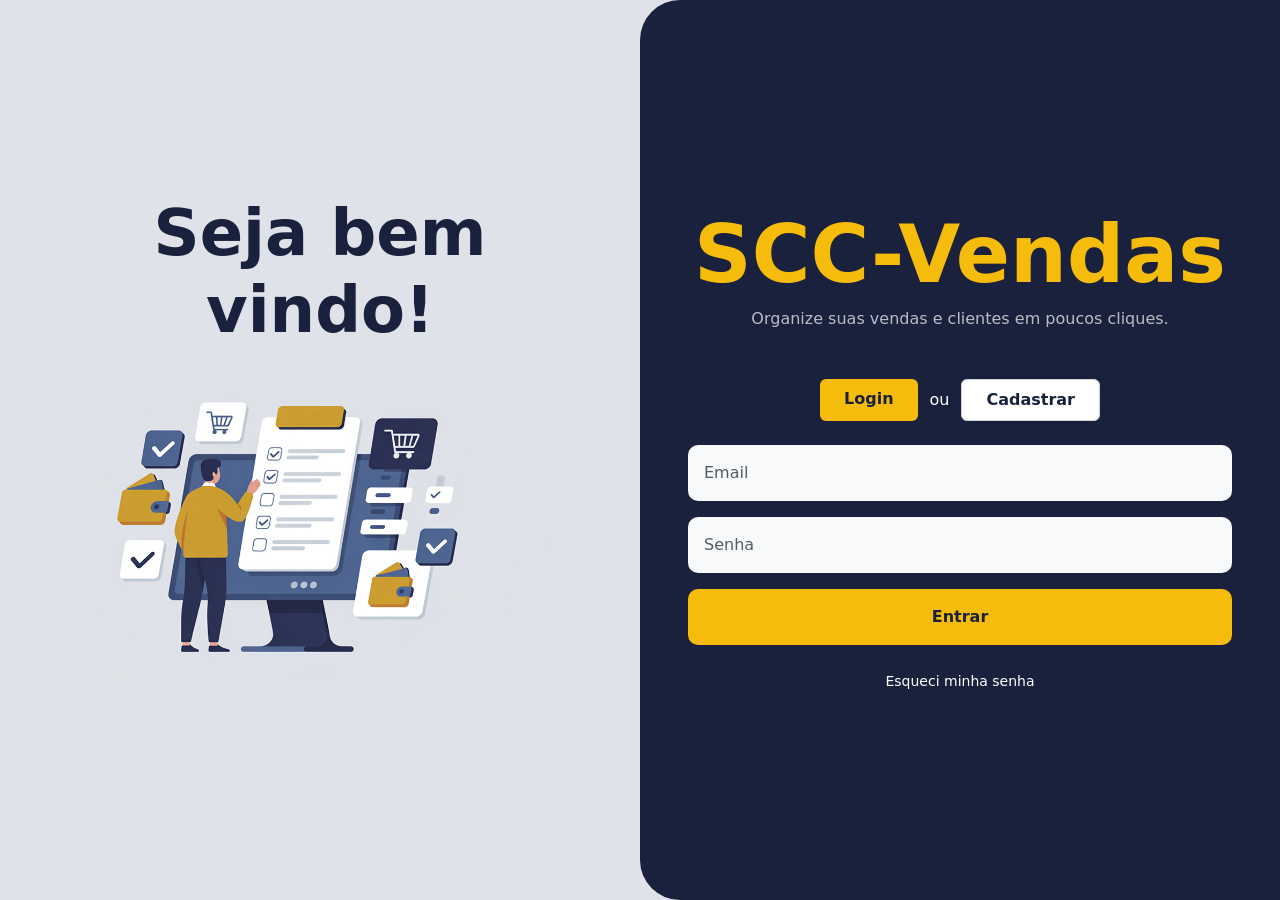
<file: index.html>
<!DOCTYPE html>
<html lang="pt-br">
<head>
    <meta charset="UTF-8">
    <meta name="viewport" content="width=device-width, initial-scale=1.0">
    <title>Login - SCC - Vendas</title>
    <link href="https://cdn.jsdelivr.net/npm/bootstrap@5.3.0/dist/css/bootstrap.min.css" rel="stylesheet">
 
  <link rel="stylesheet" href="style.css">
</head>
<body>
    
  <div class="container-fluid min-vh-100 p-0">
    
    <div class="row min-vh-100 g-0">
      
      
      <div class="col-md-6 d-flex flex-column justify-content-center align-items-center left-column p-5 text-center">
       
        <h1 class="display-3 fw-bold mb-4">Seja bem vindo!</h1>
        
<img src="ilustracao.png" alt="Ilustração de gestão de vendas" class="img-fluid mb-4" style="max-width: 85%;">      </div>
      
      
      <div class="col-md-6 d-flex flex-column justify-content-center right-column p-5">
       
        <h1 class="display-1 fw-bold main-title mb-1 text-center">SCC-Vendas</h1>
       
        <p class="text-muted text-center subtitle mb-5">Organize suas vendas e clientes em poucos cliques.</p>
        
        
        <div class="d-flex justify-content-center mb-4">
         
          <a href="#" class="btn btn-primary active mx-2 px-4 py-2">Login</a>
          
          <span class="text-white mx-1 align-self-center">ou</span>
         
          <a href="cadastro.html" class="btn btn-secondary mx-2 px-4 py-2">Cadastrar</a>
        </div>
        
        
        <form action="dashboard.html">
          <div class="mb-3">
            
            <label for="email" class="form-label visually-hidden">Email</label>
            
            <input type="email" class="form-control p-3 custom-input" id="email" placeholder="Email" required>
          </div>
          <div class="mb-3">
            
            <label for="password" class="form-label visually-hidden">Senha</label>
            
            <input type="password" class="form-control p-3 custom-input" id="password" placeholder="Senha" required>
          </div>
          <div class="d-grid mb-4">
            
            <button type="submit" class="btn btn-primary p-3 custom-btn">Entrar</button>
          </div>
        </form>
        
        
        <div class="text-center">
          <a href="esqueci_senha.html" class="text-white small text-decoration-none">Esqueci minha senha</a>
        </div>
      </div>
    </div>
  </div>
</body>
</html>
</file>
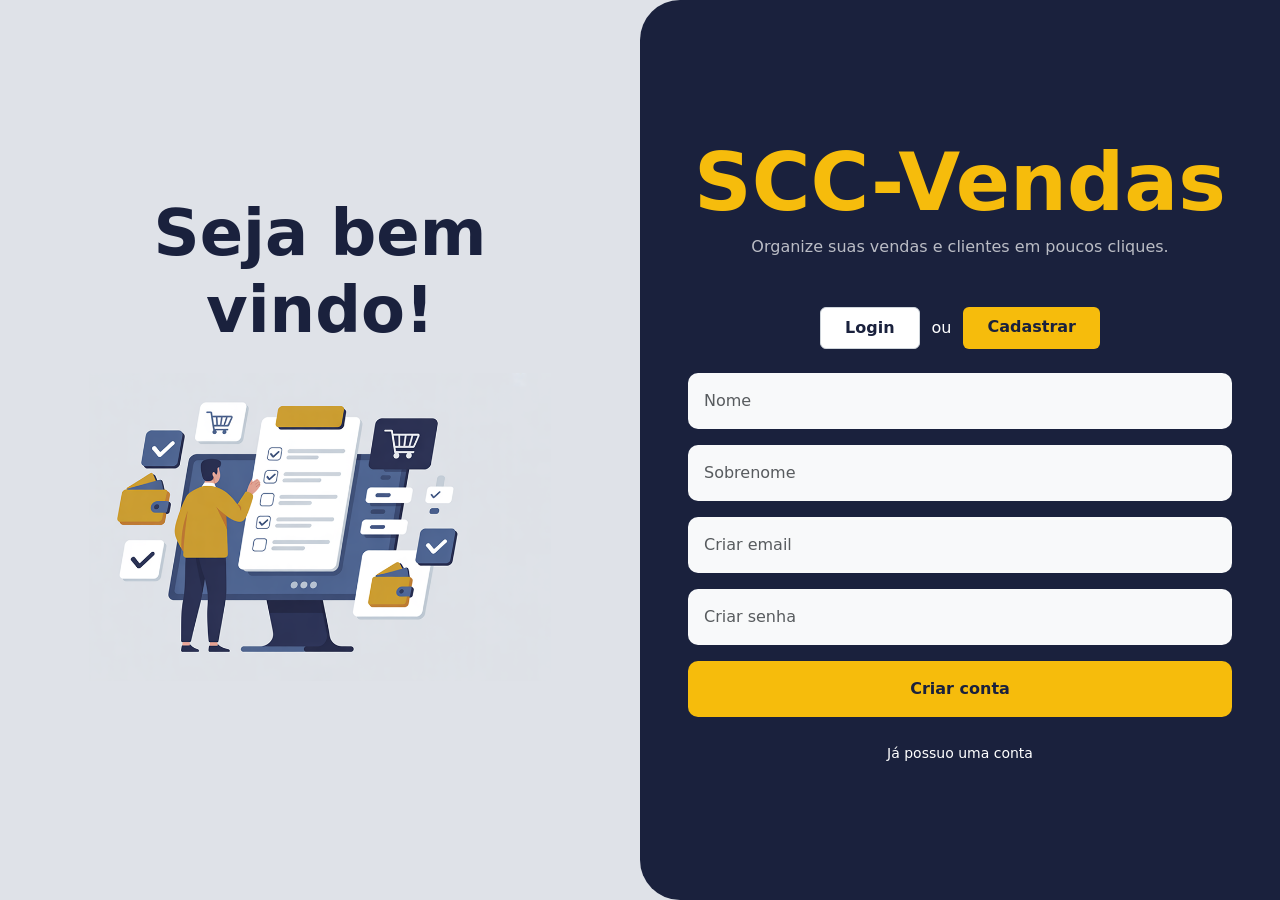
<file: cadastro.html>
<!DOCTYPE html>
<html lang="pt-br">
<head>
  <meta charset="UTF-8">
  <meta name="viewport" content="width=device-width, initial-scale=1.0">
  <title>Cadastro - SCC-Vendas</title>
 
  <link href="https://cdn.jsdelivr.net/npm/bootstrap@5.3.0/dist/css/bootstrap.min.css" rel="stylesheet">
 
  <link rel="stylesheet" href="style.css">
</head>
<body>
  <div class="container-fluid min-vh-100 p-0">
    <div class="row min-vh-100 g-0">
      
      
      <div class="col-md-6 d-flex flex-column justify-content-center align-items-center left-column p-5 text-center">
        <h1 class="display-3 fw-bold mb-4">Seja bem vindo!</h1>
        
        <img src="ilustracao.png" alt="Ilustração de gestão de vendas" class="img-fluid mb-4" style="max-width: 85%;">      
      </div> 
     
      <div class="col-md-6 d-flex flex-column justify-content-center right-column p-5">
        <h1 class="display-1 fw-bold main-title mb-1 text-center">SCC-Vendas</h1>
        <p class="text-white text-center subtitle mb-5">Organize suas vendas e clientes em poucos cliques.</p>
        
       
        <div class="d-flex justify-content-center mb-4">
         
          <a href="index.html" class="btn btn-secondary mx-2 px-4 py-2">Login</a>
          <span class="text-white mx-1 align-self-center">ou</span>
         
          <a href="#" class="btn btn-primary active mx-2 px-4 py-2">Cadastrar</a>
        </div>
        
        
        <form action="dashboard.html">
          <div class="mb-3">
            <label for="nome" class="form-label visually-hidden">Nome</label>
            <input type="text" class="form-control p-3 custom-input" id="nome" placeholder="Nome" required>
          </div>
          <div class="mb-3">
            <label for="sobrenome" class="form-label visually-hidden">Sobrenome</label>
            <input type="text" class="form-control p-3 custom-input" id="sobrenome" placeholder="Sobrenome" required>
          </div>
          <div class="mb-3">
            <label for="email" class="form-label visually-hidden">Criar email</label>
            <input type="email" class="form-control p-3 custom-input" id="email" placeholder="Criar email" required>
          </div>
          <div class="mb-3">
            <label for="password" class="form-label visually-hidden">Criar senha</label>
            <input type="password" class="form-control p-3 custom-input" id="password" placeholder="Criar senha" required>
          </div>
          <div class="d-grid mb-4">
            
            <button type="submit" class="btn btn-primary p-3 custom-btn">Criar conta</button>
          </div>
        </form>
        
       
        <div class="text-center">
          <a href="index.html" class="text-white small text-decoration-none">Já possuo uma conta</a>
        </div>
      </div>
    </div>
  </div>
</body>
</html>
</file>
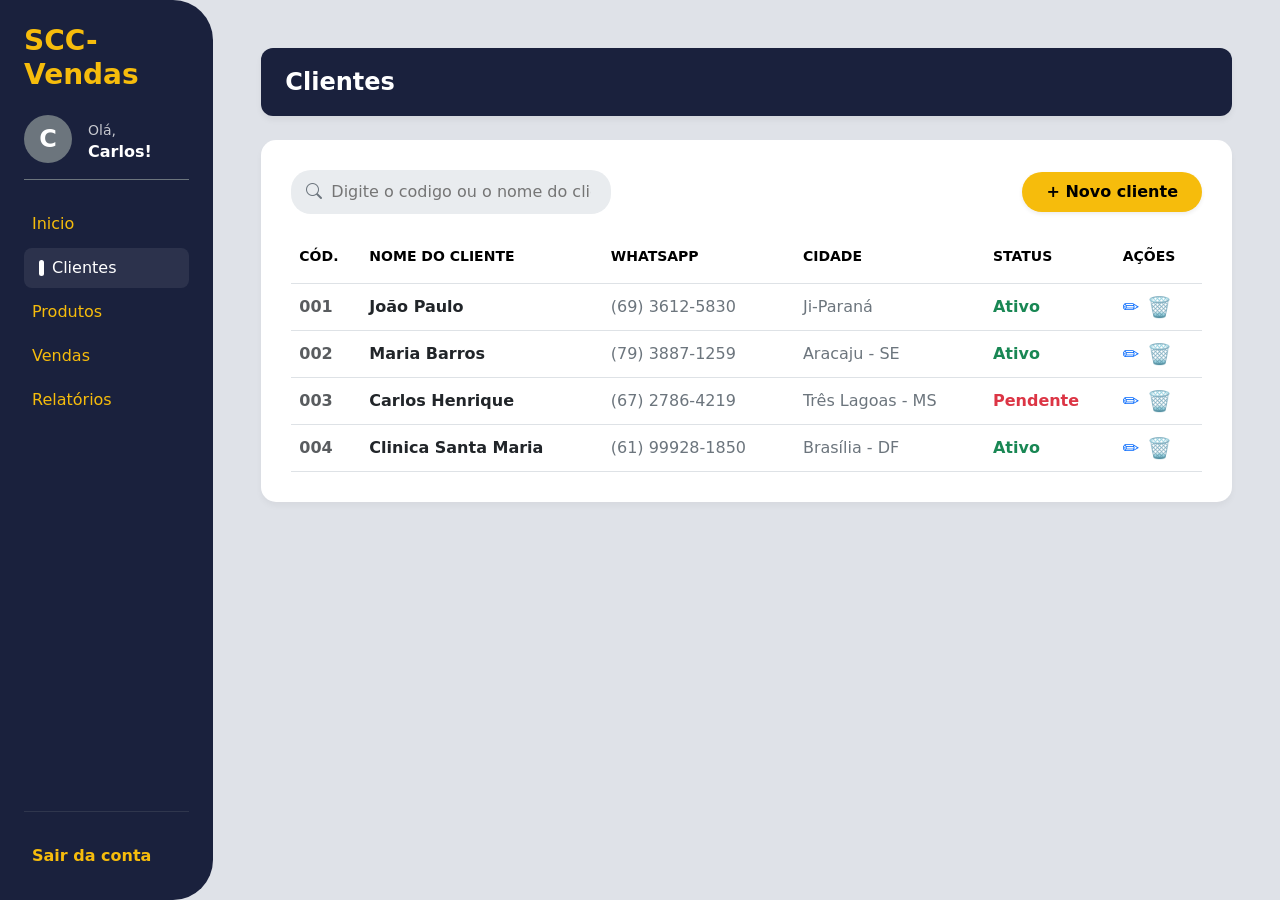
<file: clientes.html>
<!DOCTYPE html>
<html lang="pt-br">
<head>
  <meta charset="UTF-8">
  <meta name="viewport" content="width=device-width, initial-scale=1.0">
  <title>Clientes - SCC-Vendas</title>
  <link href="https://cdn.jsdelivr.net/npm/bootstrap@5.3.0/dist/css/bootstrap.min.css" rel="stylesheet">
  <link rel="stylesheet" href="https://cdn.jsdelivr.net/npm/bootstrap-icons@1.10.5/font/bootstrap-icons.css">
  <link rel="stylesheet" href="style.css">
  <style>
    .dashboard-sidebar { background-color: var(--azul-escuro); border-radius: 0 40px 40px 0; min-height: 100vh; }
    .dashboard-sidebar .nav-link { color: var(--amarelo) !important; transition: all 0.2s ease-in-out; border-radius: 8px; }
    .dashboard-sidebar .nav-link:hover, .dashboard-sidebar .nav-link.active-page { color: #ffffff !important; background-color: rgba(255, 255, 255, 0.08); padding-left: 15px !important; }
    .top-bar-title { background-color: var(--azul-escuro); color: white; border-radius: 12px; box-shadow: 0 4px 6px rgba(0,0,0,0.05); }
    .table-container { background-color: white; border-radius: 15px; padding: 30px; box-shadow: 0 4px 6px rgba(0,0,0,0.04); }
    .search-box { background-color: #E9ECEF; border: none; border-radius: 20px; padding: 10px 20px 10px 40px; width: 100%; max-width: 320px; }
    .search-wrapper { position: relative; }
    .search-wrapper i { position: absolute; left: 15px; top: 50%; transform: translateY(-50%); color: #6C757D; }
  </style>
</head>
<body style="background-color: var(--cinza-claro);">
  <div class="container-fluid min-vh-100 p-0">
    <div class="row min-vh-100 g-0">
      <div class="col-md-3 col-lg-2 d-flex flex-column p-4 dashboard-sidebar">
        <h3 class="fw-bold mb-4" style="color: var(--amarelo);">SCC-Vendas</h3>
        <div class="d-flex align-items-center mb-4 pb-3 border-bottom border-secondary">
          <div class="rounded-circle bg-secondary d-flex justify-content-center align-items-center text-white fw-bold fs-4 me-3" style="width: 48px; height: 48px;">C</div>
          <div><span class="text-white small opacity-75">Olá,</span><h6 class="text-white fw-bold mb-0">Carlos!</h6></div>
        </div>
        <ul class="nav flex-column mb-auto gap-1">
          <li class="nav-item"><a href="dashboard.html" class="nav-link p-2">Inicio</a></li>
          <li class="nav-item"><a href="clientes.html" class="nav-link active-page p-2 d-flex align-items-center"><span class="d-inline-block bg-white rounded-pill me-2" style="width: 5px; height: 16px;"></span> Clientes</a></li>
          <li class="nav-item"><a href="produtos.html" class="nav-link p-2">Produtos</a></li>
          <li class="nav-item"><a href="vendas.html" class="nav-link p-2">Vendas</a></li>
          <li class="nav-item"><a href="relatorios.html" class="nav-link p-2">Relatórios</a></li>
        </ul>
        <hr class="text-secondary my-4">
        <div><a href="index.html" class="nav-link fw-bold small p-2">Sair da conta</a></div>
      </div>
      <div class="col-md-9 col-lg-10 p-4 p-md-5">
        <div class="top-bar-title p-3 px-4 mb-4 fs-4 fw-bold">Clientes</div>
        <div class="table-container position-relative">
          <div class="d-flex flex-column flex-md-row justify-content-between align-items-center mb-4 gap-3">
            <div class="search-wrapper w-100"><i class="bi bi-search"></i><input type="text" class="search-box" placeholder="Digite o codigo ou o nome do cliente"></div>
            <a href="novo_cliente.html" class="btn btn-warning fw-bold rounded-pill px-4 shadow-sm py-2 text-nowrap" style="background-color: var(--amarelo); border: none;">+ Novo cliente</a>
          </div>
          <div class="table-responsive">
            <table class="table align-middle mb-0">
              <thead><tr class="text-uppercase small text-muted border-bottom"><th class="pb-3">CÓD.</th><th class="pb-3">NOME DO CLIENTE</th><th class="pb-3">WHATSAPP</th><th class="pb-3">CIDADE</th><th class="pb-3">STATUS</th><th class="pb-3">AÇÕES</th></tr></thead>
              <tbody>
                <tr><td class="text-muted fw-semibold">001</td><td class="fw-bold text-dark">João Paulo</td><td class="text-secondary">(69) 3612-5830</td><td class="text-secondary">Ji-Paraná</td><td><span class="text-success fw-semibold">Ativo</span></td><td><a href="#" class="text-decoration-none me-2 fs-5">✏️</a><a href="#" class="text-decoration-none fs-5">🗑️</a></td></tr>
                <tr><td class="text-muted fw-semibold">002</td><td class="fw-bold text-dark">Maria Barros</td><td class="text-secondary">(79) 3887-1259</td><td class="text-secondary">Aracaju - SE</td><td><span class="text-success fw-semibold">Ativo</span></td><td><a href="#" class="text-decoration-none me-2 fs-5">✏️</a><a href="#" class="text-decoration-none fs-5">🗑️</a></td></tr>
                <tr><td class="text-muted fw-semibold">003</td><td class="fw-bold text-dark">Carlos Henrique</td><td class="text-secondary">(67) 2786-4219</td><td class="text-secondary">Três Lagoas - MS</td><td><span class="text-danger fw-semibold">Pendente</span></td><td><a href="#" class="text-decoration-none me-2 fs-5">✏️</a><a href="#" class="text-decoration-none fs-5">🗑️</a></td></tr>
                <tr><td class="text-muted fw-semibold">004</td><td class="fw-bold text-dark">Clinica Santa Maria</td><td class="text-secondary">(61) 99928-1850</td><td class="text-secondary">Brasília - DF</td><td><span class="text-success fw-semibold">Ativo</span></td><td><a href="#" class="text-decoration-none me-2 fs-5">✏️</a><a href="#" class="text-decoration-none fs-5">🗑️</a></td></tr>
              </tbody>
            </table>
          </div>
        </div>
      </div>
    </div>
  </div>
</body>
</html>
</file>
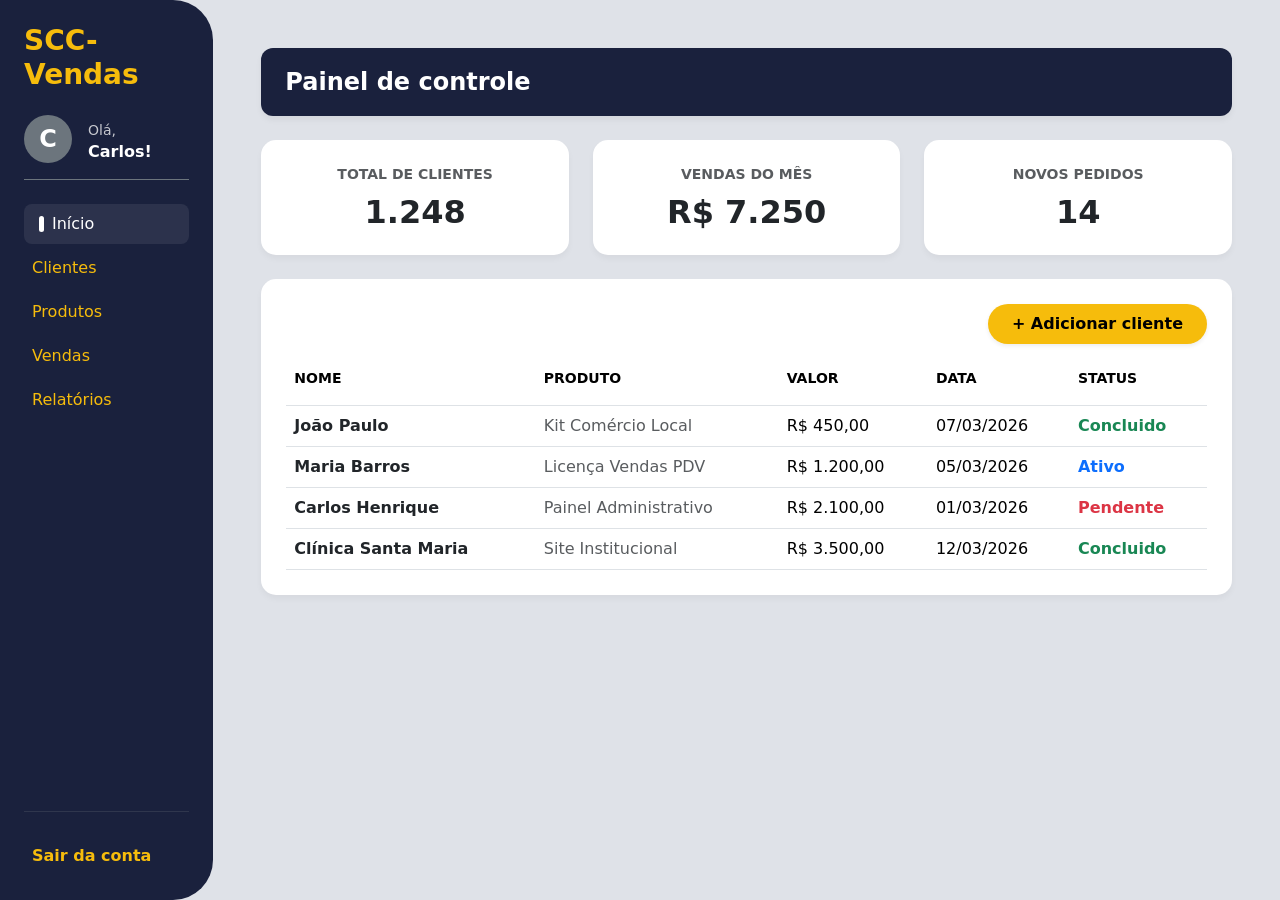
<file: dashboard.html>
<!DOCTYPE html>
<html lang="pt-br">
<head>
  <meta charset="UTF-8">
  <meta name="viewport" content="width=device-width, initial-scale=1.0">
  <title>Dashboard - SCC-Vendas</title>
  <link href="https://cdn.jsdelivr.net/npm/bootstrap@5.3.0/dist/css/bootstrap.min.css" rel="stylesheet">
  <link rel="stylesheet" href="https://cdn.jsdelivr.net/npm/bootstrap-icons@1.10.5/font/bootstrap-icons.css">
  <link rel="stylesheet" href="style.css">
  <style>
    .dashboard-sidebar { background-color: var(--azul-escuro); border-radius: 0 40px 40px 0; min-height: 100vh; }
    .dashboard-sidebar .nav-link { color: var(--amarelo) !important; transition: all 0.2s ease-in-out; border-radius: 8px; }
    .dashboard-sidebar .nav-link:hover, .dashboard-sidebar .nav-link.active-page { color: #ffffff !important; background-color: rgba(255, 255, 255, 0.08); padding-left: 15px !important; }
    .top-bar-title { background-color: var(--azul-escuro); color: white; border-radius: 12px; box-shadow: 0 4px 6px rgba(0,0,0,0.05); }
    .card-metric { border-radius: 15px; border: none; box-shadow: 0 4px 6px rgba(0,0,0,0.04); transition: transform 0.2s ease; }
    .card-metric:hover { transform: translateY(-3px); }
    .table-container { background-color: white; border-radius: 15px; padding: 25px; box-shadow: 0 4px 6px rgba(0,0,0,0.04); }
  </style>
</head>
<body style="background-color: var(--cinza-claro);">
  <div class="container-fluid min-vh-100 p-0">
    <div class="row min-vh-100 g-0">
      <div class="col-md-3 col-lg-2 d-flex flex-column p-4 dashboard-sidebar">
        <h3 class="fw-bold mb-4" style="color: var(--amarelo);">SCC-Vendas</h3>
        <div class="d-flex align-items-center mb-4 pb-3 border-bottom border-secondary">
          <div class="rounded-circle bg-secondary d-flex justify-content-center align-items-center text-white fw-bold fs-4 me-3" style="width: 48px; height: 48px;">C</div>
          <div><span class="text-white small opacity-75">Olá,</span><h6 class="text-white fw-bold mb-0">Carlos!</h6></div>
        </div>
        <ul class="nav flex-column mb-auto gap-1">
          <li class="nav-item"><a href="dashboard.html" class="nav-link active-page p-2 d-flex align-items-center"><span class="d-inline-block bg-white rounded-pill me-2" style="width: 5px; height: 16px;"></span> Início</a></li>
          <li class="nav-item"><a href="clientes.html" class="nav-link p-2">Clientes</a></li>
          <li class="nav-item"><a href="produtos.html" class="nav-link p-2">Produtos</a></li>
          <li class="nav-item"><a href="vendas.html" class="nav-link p-2">Vendas</a></li>
          <li class="nav-item"><a href="relatorios.html" class="nav-link p-2">Relatórios</a></li>
        </ul>
        <hr class="text-secondary my-4">
        <div><a href="index.html" class="nav-link fw-bold small p-2">Sair da conta</a></div>
      </div>
      <div class="col-md-9 col-lg-10 p-4 p-md-5">
        <div class="top-bar-title p-3 px-4 mb-4 fs-4 fw-bold">Painel de controle</div>
        <div class="row g-4 mb-4">
          <div class="col-md-4"><div class="card card-metric p-4 text-center"><span class="text-muted mb-2 small text-uppercase fw-semibold">Total de clientes</span><h2 class="fw-bold text-dark mb-0">1.248</h2></div></div>
          <div class="col-md-4"><div class="card card-metric p-4 text-center"><span class="text-muted mb-2 small text-uppercase fw-semibold">Vendas do mês</span><h2 class="fw-bold text-dark mb-0">R$ 7.250</h2></div></div>
          <div class="col-md-4"><div class="card card-metric p-4 text-center"><span class="text-muted mb-2 small text-uppercase fw-semibold">Novos pedidos</span><h2 class="fw-bold text-dark mb-0">14</h2></div></div>
        </div>
        <div class="table-container position-relative">
          <div class="d-flex justify-content-end mb-3">
            <a href="novo_cliente.html" class="btn btn-warning fw-bold rounded-pill px-4 shadow-sm py-2" style="background-color: var(--amarelo); border: none;">+ Adicionar cliente</a>
          </div>
          <div class="table-responsive">
            <table class="table align-middle mb-0">
              <thead><tr class="text-uppercase small text-muted border-bottom"><th class="pb-3">NOME</th><th class="pb-3">PRODUTO</th><th class="pb-3">VALOR</th><th class="pb-3">DATA</th><th class="pb-3">STATUS</th></tr></thead>
              <tbody>
                <tr><td class="fw-bold text-dark">João Paulo</td><td class="text-muted">Kit Comércio Local</td><td>R$ 450,00</td><td>07/03/2026</td><td><span class="text-success fw-semibold">Concluido</span></td></tr>
                <tr><td class="fw-bold text-dark">Maria Barros</td><td class="text-muted">Licença Vendas PDV</td><td>R$ 1.200,00</td><td>05/03/2026</td><td><span class="text-primary fw-semibold">Ativo</span></td></tr>
                <tr><td class="fw-bold text-dark">Carlos Henrique</td><td class="text-muted">Painel Administrativo</td><td>R$ 2.100,00</td><td>01/03/2026</td><td><span class="text-danger fw-semibold">Pendente</span></td></tr>
                <tr><td class="fw-bold text-dark">Clínica Santa Maria</td><td class="text-muted">Site Institucional</td><td>R$ 3.500,00</td><td>12/03/2026</td><td><span class="text-success fw-semibold">Concluido</span></td></tr>
              </tbody>
            </table>
          </div>
        </div>
      </div>
    </div>
  </div>
</body>
</html>
</file>
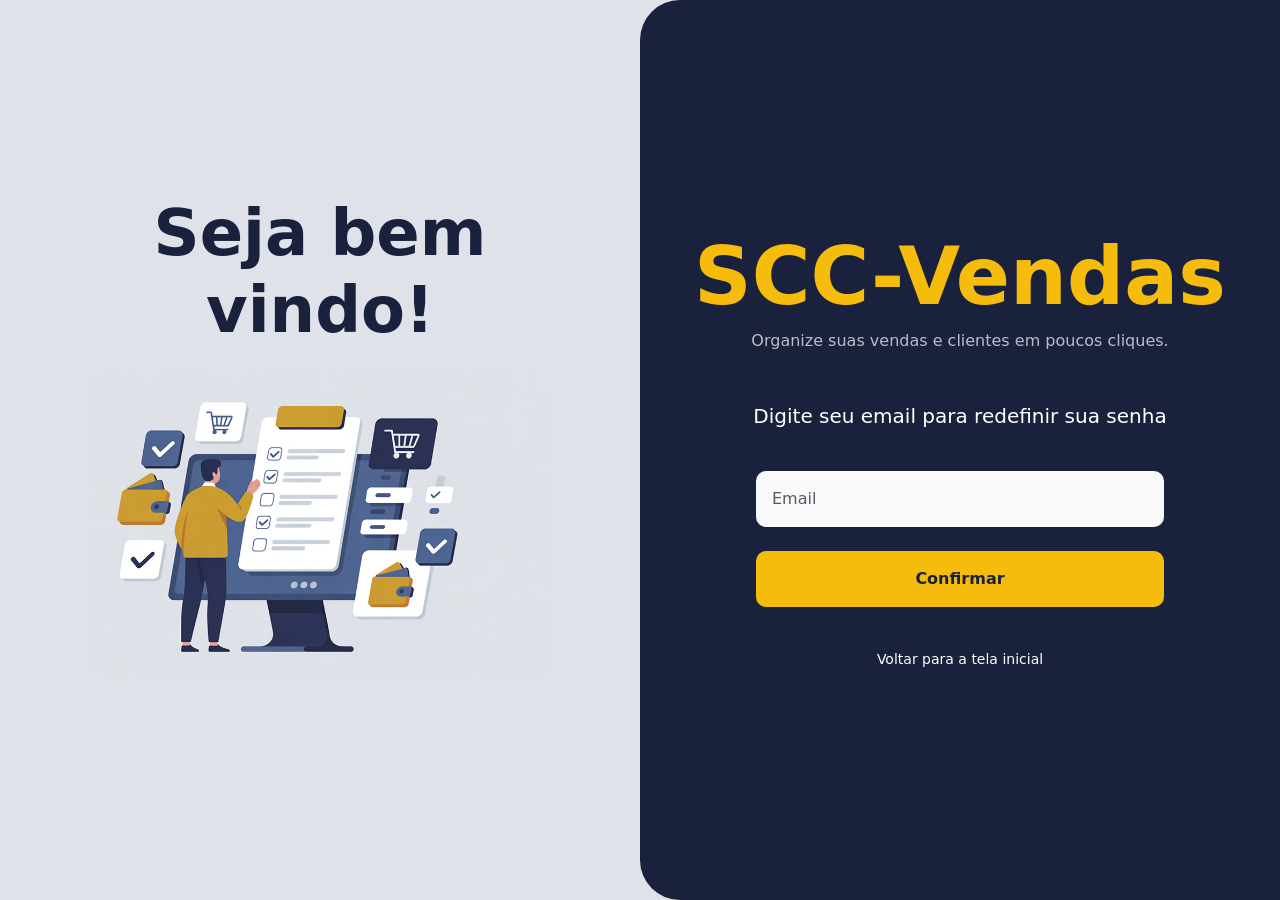
<file: esqueci_senha.html>
<!DOCTYPE html>
<html lang="pt-br">
<head>
  <meta charset="UTF-8">
  <meta name="viewport" content="width=device-width, initial-scale=1.0">
  <title>Recuperar Senha - SCC-Vendas</title>
  
  <link href="https://cdn.jsdelivr.net/npm/bootstrap@5.3.0/dist/css/bootstrap.min.css" rel="stylesheet">
  
  <link rel="stylesheet" href="style.css">
</head>
<body>
  <div class="container-fluid min-vh-100 p-0">
    <div class="row min-vh-100 g-0">
      
      
      <div class="col-md-6 d-flex flex-column justify-content-center align-items-center left-column p-5 text-center">
        <h1 class="display-3 fw-bold mb-4">Seja bem vindo!</h1>
       
        <img src="ilustracao.png" alt="Ilustração de gestão de vendas" class="img-fluid mb-4" style="max-width: 85%;">      
      </div>
      
      
      <div class="col-md-6 d-flex flex-column justify-content-center right-column p-5 position-relative">
        <h1 class="display-1 fw-bold main-title mb-1 text-center">SCC-Vendas</h1>
        <p class="text-white text-center subtitle mb-5">Organize suas vendas e clientes em poucos cliques.</p>
        
       
        <div class="text-center mb-4">
          <p class="text-white fs-5">Digite seu email para redefinir sua senha</p>
        </div>
        
        
        <form action="index.html" class="w-75 mx-auto">
          <div class="mb-4">
            <label for="email-recuperacao" class="form-label visually-hidden">Email</label>
            <input type="email" class="form-control p-3 custom-input" id="email-recuperacao" placeholder="Email" required>
          </div>
          <div class="d-grid mb-4">
            
            <button type="submit" class="btn btn-primary p-3 custom-btn">Confirmar</button>
          </div>
        </form>
        
        
        <div class="text-center mt-3">
          <a href="index.html" class="text-white small text-decoration-none">Voltar para a tela inicial</a>
        </div>
      </div>
      
    </div>
  </div>
</body>
</html>
</file>
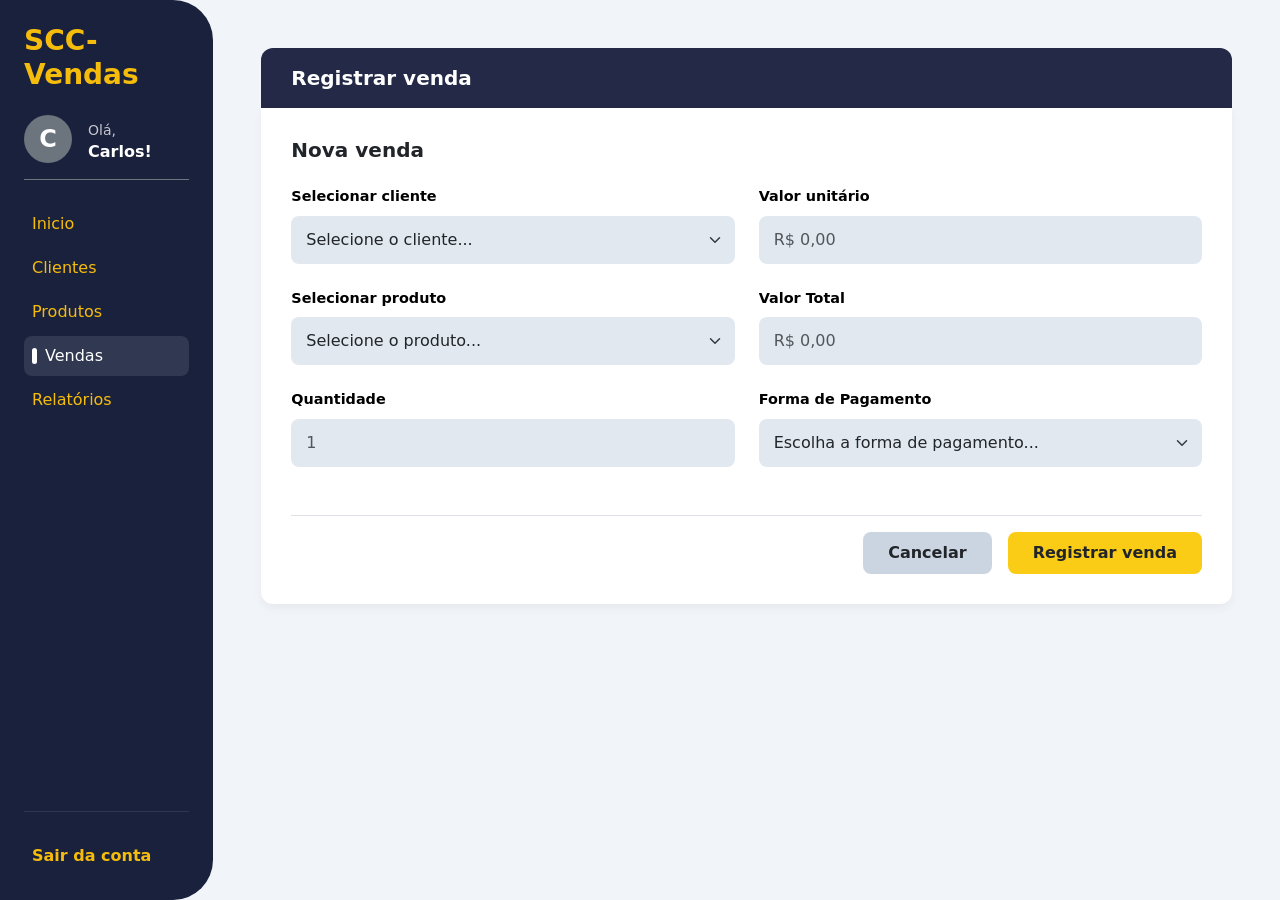
<file: nova_venda.html>
<!DOCTYPE html>
<html lang="pt-br">
<head>
  <meta charset="UTF-8">
  <meta name="viewport" content="width=device-width, initial-scale=1.0">
  <title>Registrar Venda - SCC-Vendas</title>
  <link href="https://cdn.jsdelivr.net/npm/bootstrap@5.3.0/dist/css/bootstrap.min.css" rel="stylesheet">
  <link rel="stylesheet" href="https://cdn.jsdelivr.net/npm/bootstrap-icons@1.10.5/font/bootstrap-icons.css">
  <link rel="stylesheet" href="style.css">
  <style>
    .dashboard-sidebar { background-color: var(--azul-escuro, #232946); border-radius: 0 40px 40px 0; min-height: 100vh; }
    .dashboard-sidebar .nav-link { color: var(--amarelo, #eebbc3) !important; border-radius: 8px; }
    .dashboard-sidebar .nav-link.active-page { background-color: rgba(255,255,255,0.1); color: white !important; }
    .form-header { background-color: #232946; color: white; padding: 15px 30px; border-radius: 12px 12px 0 0; font-size: 1.25rem; font-weight: bold; margin-bottom: 0; }
    .form-body { background-color: white; padding: 30px; border-radius: 0 0 12px 12px; box-shadow: 0 4px 10px rgba(0,0,0,0.05); }
    .custom-input { background-color: #E2E8F0; border: none; border-radius: 8px; padding: 12px 15px; font-weight: 500; width: 100%; }
    .custom-label { font-weight: 700; color: #000; font-size: 0.9rem; margin-bottom: 8px; display: block; }
    .form-grid { display: grid; grid-template-columns: 1fr 1fr; gap: 1.5rem; }
    @media (max-width: 768px) { .form-grid { grid-template-columns: 1fr; } }
    .custom-modal { border-radius: 20px; text-align: center; padding: 40px 20px; border: none; }
    .icon-circle { width: 80px; height: 80px; border-radius: 50%; display: inline-flex; align-items: center; justify-content: center; font-size: 40px; color: white; margin-bottom: 20px; }
  </style>
</head>
<body style="background-color: #f1f5f9; overflow-x: hidden;">
  <div class="row g-0 min-vh-100">
    <div class="col-md-3 col-lg-2 d-flex flex-column p-4 dashboard-sidebar">
        <h3 class="fw-bold mb-4" style="color: var(--amarelo);">SCC-Vendas</h3>
        <div class="d-flex align-items-center mb-4 pb-3 border-bottom border-secondary">
          <div class="rounded-circle bg-secondary d-flex justify-content-center align-items-center text-white fw-bold fs-4 me-3" style="width: 48px; height: 48px;">C</div>
          <div><span class="text-white small opacity-75">Olá,</span><h6 class="text-white fw-bold mb-0">Carlos!</h6></div>
        </div>
        <ul class="nav flex-column mb-auto gap-1">
          <li class="nav-item"><a href="dashboard.html" class="nav-link p-2">Inicio</a></li>
          <li class="nav-item"><a href="clientes.html" class="nav-link p-2">Clientes</a></li>
          <li class="nav-item"><a href="produtos.html" class="nav-link p-2">Produtos</a></li>
          <li class="nav-item"><a href="vendas.html" class="nav-link active-page p-2 d-flex align-items-center"><span class="d-inline-block bg-white rounded-pill me-2" style="width: 5px; height: 16px;"></span> Vendas</a></li>
          <li class="nav-item"><a href="relatorios.html" class="nav-link p-2">Relatórios</a></li>
        </ul>
        <hr class="text-secondary my-4">
        <div><a href="index.html" class="nav-link fw-bold small p-2">Sair da conta</a></div>
    </div>
    <div class="col-md-9 col-lg-10 p-4 p-md-5">
      <div class="form-header">Registrar venda</div>
      <div class="form-body mb-5">
        <h5 class="fw-bold text-dark mb-4">Nova venda</h5>
        <form id="formVenda">
          <div class="form-grid">
            <div><label class="custom-label">Selecionar cliente</label><select class="form-select custom-input" id="clienteSelect"><option value="">Selecione o cliente...</option><option value="1">Maria Barros</option><option value="2">João Paulo</option></select></div>
            
            
            <div><label class="custom-label">Valor unitário</label><input type="text" class="form-control custom-input" placeholder="R$ 0,00"></div>
            
            <div><label class="custom-label">Selecionar produto</label><select class="form-select custom-input" id="produtoSelect"><option value="">Selecione o produto...</option><option value="1">Licença Vendas PDV</option><option value="indisponivel">Painel Admin (Testar Erro)</option></select></div>
            
           
            <div><label class="custom-label">Valor Total</label><input type="text" class="form-control custom-input" placeholder="R$ 0,00"></div>
            
            <div><label class="custom-label">Quantidade</label><input type="number" class="form-control custom-input" placeholder="1" min="1"></div>
            <div><label class="custom-label">Forma de Pagamento</label><select class="form-select custom-input" id="pagamentoSelect"><option value="">Escolha a forma de pagamento...</option><option value="pix">Pix</option><option value="credito">Cartão de Crédito</option></select></div>
          </div>
          <div class="d-flex justify-content-end gap-3 mt-5 pt-3 border-top">
            <a href="vendas.html" class="btn px-4 py-2 fw-bold text-dark" style="background-color: #cbd5e1; border-radius: 8px;">Cancelar</a>
            <button type="button" class="btn px-4 py-2 fw-bold text-dark" style="background-color: #facc15; border-radius: 8px;" data-bs-toggle="modal" data-bs-target="#modalConf">Registrar venda</button>
          </div>
        </form>
      </div>
    </div>
  </div>
  
  <div class="modal fade" id="modalConf" tabindex="-1"><div class="modal-dialog modal-dialog-centered"><div class="modal-content custom-modal"><h4 class="fw-bold mb-4" style="color: #1e293b;">Deseja registrar essa venda?</h4><div class="d-flex justify-content-center gap-3"><button class="btn px-4 py-2 fw-bold" data-bs-dismiss="modal" style="background-color: #e2e8f0; border-radius: 8px;">Cancelar</button><button class="btn px-5 py-2 fw-bold text-dark" style="background-color: #facc15; border-radius: 8px;" onclick="processarAcao('venda')">Sim</button></div></div></div></div>
  <div class="modal fade" id="modalSuc" tabindex="-1"><div class="modal-dialog modal-dialog-centered"><div class="modal-content custom-modal"><div class="icon-circle bg-success mx-auto"><i class="bi bi-check-lg"></i></div><h4 class="fw-bold text-success mb-4">Registro salvo com sucesso!</h4><a href="vendas.html" class="btn btn-success px-5 py-2 fw-bold rounded-pill mx-auto">OK</a></div></div></div>
  <div class="modal fade" id="modalErr" tabindex="-1"><div class="modal-dialog modal-dialog-centered"><div class="modal-content custom-modal"><div class="icon-circle bg-danger mx-auto"><i class="bi bi-x-lg"></i></div><h4 class="fw-bold text-danger mb-2" id="msgErro">Produto indisponível.</h4><p class="text-muted mb-4">Verifique os dados ou o estoque e tente novamente.</p><button class="btn btn-danger px-4 py-2 fw-bold rounded-pill mx-auto" data-bs-dismiss="modal">Voltar</button></div></div></div>
  <script src="https://cdn.jsdelivr.net/npm/bootstrap@5.3.0/dist/js/bootstrap.bundle.min.js"></script>
  <script>
    function processarAcao(tipo) { bootstrap.Modal.getInstance(document.getElementById('modalConf')).hide(); let erro = false, msg = ""; if(tipo === 'venda') { if(!document.getElementById('clienteSelect').value || !document.getElementById('pagamentoSelect').value) { erro = true; msg = "Dados inválidos. Preencha todos os campos."; } else if(document.getElementById('produtoSelect').value === 'indisponivel') { erro = true; msg = "Produto indisponível no estoque."; } } if(erro) { document.getElementById('msgErro').innerText = msg; new bootstrap.Modal(document.getElementById('modalErr')).show(); } else { new bootstrap.Modal(document.getElementById('modalSuc')).show(); } }
  </script>
</body>
</html>
</file>
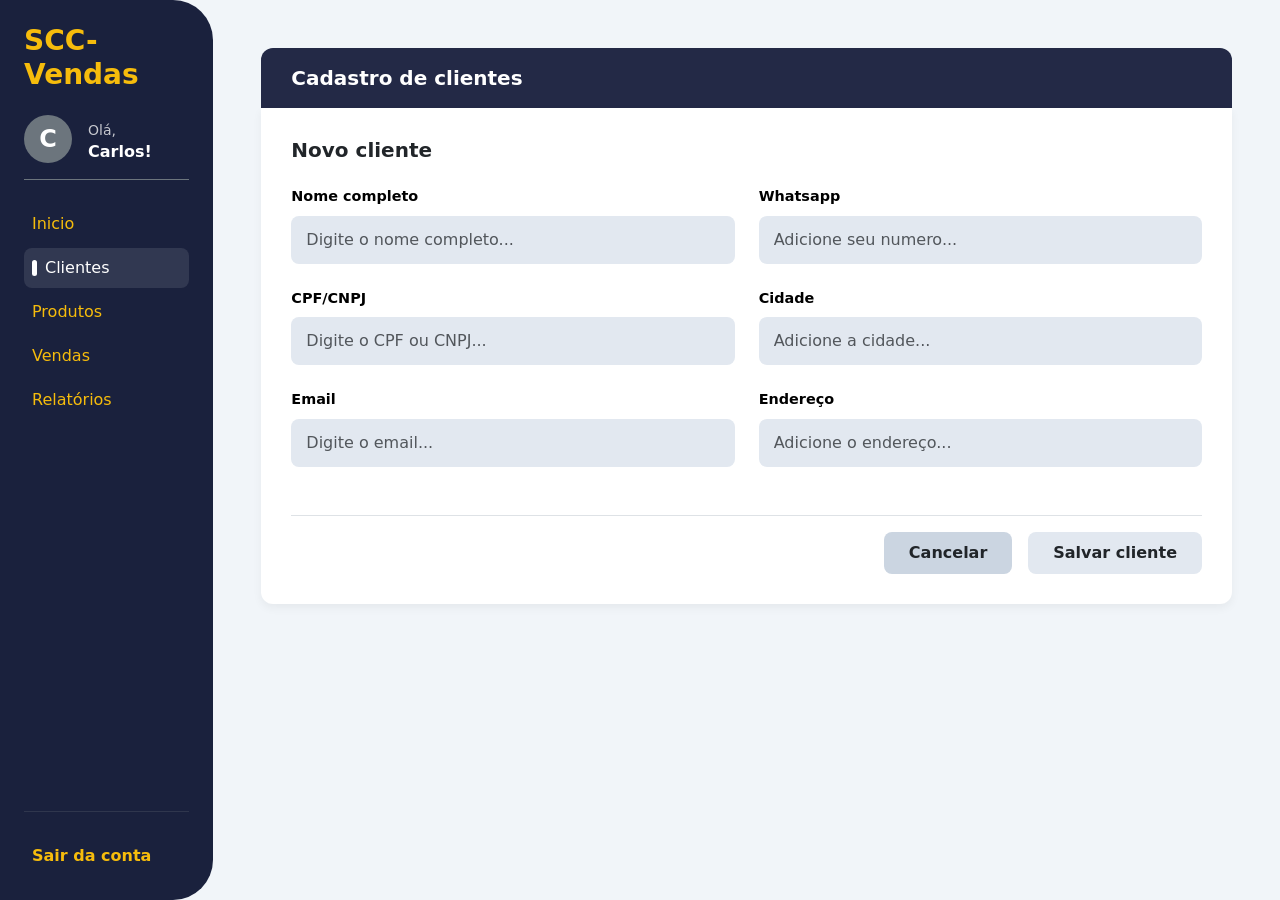
<file: novo_cliente.html>
<!DOCTYPE html>
<html lang="pt-br">
<head>
  <meta charset="UTF-8">
  <meta name="viewport" content="width=device-width, initial-scale=1.0">
  <title>Novo Cliente - SCC-Vendas</title>
  <link href="https://cdn.jsdelivr.net/npm/bootstrap@5.3.0/dist/css/bootstrap.min.css" rel="stylesheet">
  <link rel="stylesheet" href="https://cdn.jsdelivr.net/npm/bootstrap-icons@1.10.5/font/bootstrap-icons.css">
  <link rel="stylesheet" href="style.css">
  <style>
    .dashboard-sidebar { background-color: var(--azul-escuro, #232946); border-radius: 0 40px 40px 0; min-height: 100vh; }
    .dashboard-sidebar .nav-link { color: var(--amarelo, #eebbc3) !important; border-radius: 8px; }
    .dashboard-sidebar .nav-link.active-page { background-color: rgba(255,255,255,0.1); color: white !important; }
    .form-header { background-color: #232946; color: white; padding: 15px 30px; border-radius: 12px 12px 0 0; font-size: 1.25rem; font-weight: bold; margin-bottom: 0; }
    .form-body { background-color: white; padding: 30px; border-radius: 0 0 12px 12px; box-shadow: 0 4px 10px rgba(0,0,0,0.05); }
    .custom-input { background-color: #E2E8F0; border: none; border-radius: 8px; padding: 12px 15px; font-weight: 500; width: 100%; }
    .custom-label { font-weight: 700; color: #000; font-size: 0.9rem; margin-bottom: 8px; display: block; }
    .form-grid { display: grid; grid-template-columns: 1fr 1fr; gap: 1.5rem; }
    @media (max-width: 768px) { .form-grid { grid-template-columns: 1fr; } }
    .custom-modal { border-radius: 20px; text-align: center; padding: 40px 20px; border: none; }
    .icon-circle { width: 80px; height: 80px; border-radius: 50%; display: inline-flex; align-items: center; justify-content: center; font-size: 40px; color: white; margin-bottom: 20px; }
  </style>
</head>
<body style="background-color: #f1f5f9; overflow-x: hidden;">
  <div class="row g-0 min-vh-100">
    <div class="col-md-3 col-lg-2 d-flex flex-column p-4 dashboard-sidebar">
        <h3 class="fw-bold mb-4" style="color: var(--amarelo);">SCC-Vendas</h3>
        <div class="d-flex align-items-center mb-4 pb-3 border-bottom border-secondary">
          <div class="rounded-circle bg-secondary d-flex justify-content-center align-items-center text-white fw-bold fs-4 me-3" style="width: 48px; height: 48px;">C</div>
          <div><span class="text-white small opacity-75">Olá,</span><h6 class="text-white fw-bold mb-0">Carlos!</h6></div>
        </div>
        <ul class="nav flex-column mb-auto gap-1">
          <li class="nav-item"><a href="dashboard.html" class="nav-link p-2">Inicio</a></li>
          <li class="nav-item"><a href="clientes.html" class="nav-link active-page p-2 d-flex align-items-center"><span class="d-inline-block bg-white rounded-pill me-2" style="width: 5px; height: 16px;"></span> Clientes</a></li>
          <li class="nav-item"><a href="produtos.html" class="nav-link p-2">Produtos</a></li>
          <li class="nav-item"><a href="vendas.html" class="nav-link p-2">Vendas</a></li>
          <li class="nav-item"><a href="relatorios.html" class="nav-link p-2">Relatórios</a></li>
        </ul>
        <hr class="text-secondary my-4">
        <div><a href="index.html" class="nav-link fw-bold small p-2">Sair da conta</a></div>
    </div>
    <div class="col-md-9 col-lg-10 p-4 p-md-5">
      <div class="form-header">Cadastro de clientes</div>
      <div class="form-body mb-5">
        <h5 class="fw-bold text-dark mb-4">Novo cliente</h5>
        <form>
          <div class="form-grid">
            <div><label class="custom-label">Nome completo</label><input type="text" id="nomeCli" class="form-control custom-input" placeholder="Digite o nome completo..."></div>
            <div><label class="custom-label">Whatsapp</label><input type="text" class="form-control custom-input" placeholder="Adicione seu numero..."></div>
            <div><label class="custom-label">CPF/CNPJ</label><input type="text" id="cpfCli" class="form-control custom-input" placeholder="Digite o CPF ou CNPJ..."></div>
            <div><label class="custom-label">Cidade</label><input type="text" class="form-control custom-input" placeholder="Adicione a cidade..."></div>
            <div><label class="custom-label">Email</label><input type="email" class="form-control custom-input" placeholder="Digite o email..."></div>
            <div><label class="custom-label">Endereço</label><input type="text" class="form-control custom-input" placeholder="Adicione o endereço..."></div>
          </div>
          <div class="d-flex justify-content-end gap-3 mt-5 pt-3 border-top">
            <a href="clientes.html" class="btn px-4 py-2 fw-bold text-dark" style="background-color: #cbd5e1; border-radius: 8px;">Cancelar</a>
            <button type="button" class="btn px-4 py-2 fw-bold text-dark" style="background-color: #e2e8f0; border-radius: 8px;" data-bs-toggle="modal" data-bs-target="#modalConf">Salvar cliente</button>
          </div>
        </form>
      </div>
    </div>
  </div>
  <div class="modal fade" id="modalConf" tabindex="-1"><div class="modal-dialog modal-dialog-centered"><div class="modal-content custom-modal"><h4 class="fw-bold mb-4">Deseja salvar o cliente?</h4><div class="d-flex justify-content-center gap-3"><button class="btn px-4 py-2 fw-bold" data-bs-dismiss="modal" style="background-color: #e2e8f0; border-radius: 8px;">Cancelar</button><button class="btn px-5 py-2 fw-bold text-white" style="background-color: #232946; border-radius: 8px;" onclick="processarCli()">Sim</button></div></div></div></div>
  <div class="modal fade" id="modalSuc" tabindex="-1"><div class="modal-dialog modal-dialog-centered"><div class="modal-content custom-modal"><div class="icon-circle bg-success mx-auto"><i class="bi bi-check-lg"></i></div><h4 class="fw-bold text-success mb-4">Cliente salvo com sucesso!</h4><a href="clientes.html" class="btn btn-success px-5 py-2 fw-bold rounded-pill mx-auto">OK</a></div></div></div>
  <div class="modal fade" id="modalErr" tabindex="-1"><div class="modal-dialog modal-dialog-centered"><div class="modal-content custom-modal"><div class="icon-circle bg-danger mx-auto"><i class="bi bi-x-lg"></i></div><h4 class="fw-bold text-danger mb-2">Dados Inválidos.</h4><p class="text-muted mb-4">Preencha o Nome e CPF/CNPJ para continuar.</p><button class="btn btn-danger px-4 py-2 fw-bold rounded-pill mx-auto" data-bs-dismiss="modal">Voltar</button></div></div></div>
  <script src="https://cdn.jsdelivr.net/npm/bootstrap@5.3.0/dist/js/bootstrap.bundle.min.js"></script>
  <script>
    function processarCli() { bootstrap.Modal.getInstance(document.getElementById('modalConf')).hide(); if(!document.getElementById('nomeCli').value || !document.getElementById('cpfCli').value) { new bootstrap.Modal(document.getElementById('modalErr')).show(); } else { new bootstrap.Modal(document.getElementById('modalSuc')).show(); } }
  </script>
</body>
</html>
</file>
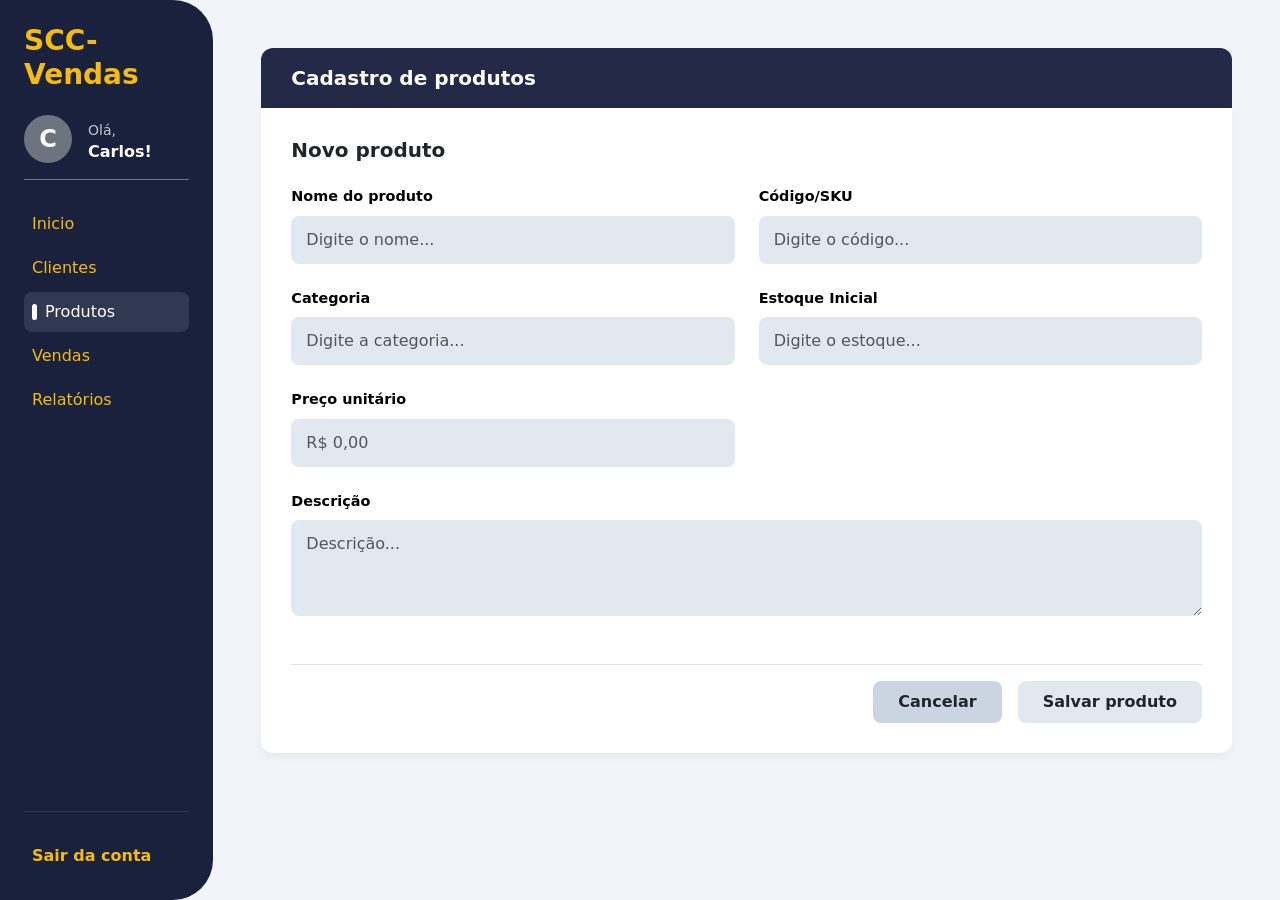
<file: novo_produto.html>
<!DOCTYPE html>
<html lang="pt-br">
<head>
  <meta charset="UTF-8">
  <meta name="viewport" content="width=device-width, initial-scale=1.0">
  <title>Novo Produto - SCC-Vendas</title>
  <link href="https://cdn.jsdelivr.net/npm/bootstrap@5.3.0/dist/css/bootstrap.min.css" rel="stylesheet">
  <link rel="stylesheet" href="https://cdn.jsdelivr.net/npm/bootstrap-icons@1.10.5/font/bootstrap-icons.css">
  <link rel="stylesheet" href="style.css">
  <style>
    .dashboard-sidebar { background-color: var(--azul-escuro, #232946); border-radius: 0 40px 40px 0; min-height: 100vh; }
    .dashboard-sidebar .nav-link { color: var(--amarelo, #eebbc3) !important; border-radius: 8px; }
    .dashboard-sidebar .nav-link.active-page { background-color: rgba(255,255,255,0.1); color: white !important; }
    .form-header { background-color: #232946; color: white; padding: 15px 30px; border-radius: 12px 12px 0 0; font-size: 1.25rem; font-weight: bold; margin-bottom: 0; }
    .form-body { background-color: white; padding: 30px; border-radius: 0 0 12px 12px; box-shadow: 0 4px 10px rgba(0,0,0,0.05); }
    .custom-input { background-color: #E2E8F0; border: none; border-radius: 8px; padding: 12px 15px; font-weight: 500; width: 100%; }
    .custom-label { font-weight: 700; color: #000; font-size: 0.9rem; margin-bottom: 8px; display: block; }
    .form-grid { display: grid; grid-template-columns: 1fr 1fr; gap: 1.5rem; }
    .grid-full { grid-column: 1 / -1; }
    @media (max-width: 768px) { .form-grid { grid-template-columns: 1fr; } }
    .custom-modal { border-radius: 20px; text-align: center; padding: 40px 20px; border: none; }
    .icon-circle { width: 80px; height: 80px; border-radius: 50%; display: inline-flex; align-items: center; justify-content: center; font-size: 40px; color: white; margin-bottom: 20px; }
  </style>
</head>
<body style="background-color: #f1f5f9; overflow-x: hidden;">
  <div class="row g-0 min-vh-100">
    <div class="col-md-3 col-lg-2 d-flex flex-column p-4 dashboard-sidebar">
        <h3 class="fw-bold mb-4" style="color: var(--amarelo);">SCC-Vendas</h3>
        <div class="d-flex align-items-center mb-4 pb-3 border-bottom border-secondary">
          <div class="rounded-circle bg-secondary d-flex justify-content-center align-items-center text-white fw-bold fs-4 me-3" style="width: 48px; height: 48px;">C</div>
          <div><span class="text-white small opacity-75">Olá,</span><h6 class="text-white fw-bold mb-0">Carlos!</h6></div>
        </div>
        <ul class="nav flex-column mb-auto gap-1">
          <li class="nav-item"><a href="dashboard.html" class="nav-link p-2">Inicio</a></li>
          <li class="nav-item"><a href="clientes.html" class="nav-link p-2">Clientes</a></li>
          <li class="nav-item"><a href="produtos.html" class="nav-link active-page p-2 d-flex align-items-center"><span class="d-inline-block bg-white rounded-pill me-2" style="width: 5px; height: 16px;"></span> Produtos</a></li>
          <li class="nav-item"><a href="vendas.html" class="nav-link p-2">Vendas</a></li>
          <li class="nav-item"><a href="relatorios.html" class="nav-link p-2">Relatórios</a></li>
        </ul>
        <hr class="text-secondary my-4">
        <div><a href="index.html" class="nav-link fw-bold small p-2">Sair da conta</a></div>
    </div>
    <div class="col-md-9 col-lg-10 p-4 p-md-5">
      <div class="form-header">Cadastro de produtos</div>
      <div class="form-body mb-5">
        <h5 class="fw-bold text-dark mb-4">Novo produto</h5>
        <form>
          <div class="form-grid">
            <div><label class="custom-label">Nome do produto</label><input type="text" id="nomeProd" class="form-control custom-input" placeholder="Digite o nome..."></div>
            <div><label class="custom-label">Código/SKU</label><input type="text" class="form-control custom-input" placeholder="Digite o código..."></div>
            <div><label class="custom-label">Categoria</label><input type="text" class="form-control custom-input" placeholder="Digite a categoria..."></div>
            <div><label class="custom-label">Estoque Inicial</label><input type="number" id="estProd" class="form-control custom-input" placeholder="Digite o estoque..."></div>
            <div><label class="custom-label">Preço unitário</label><input type="text" class="form-control custom-input" placeholder="R$ 0,00"></div>
            <div class="grid-full"><label class="custom-label">Descrição</label><textarea class="form-control custom-input" rows="3" placeholder="Descrição..."></textarea></div>
          </div>
          <div class="d-flex justify-content-end gap-3 mt-5 pt-3 border-top">
            <a href="produtos.html" class="btn px-4 py-2 fw-bold text-dark" style="background-color: #cbd5e1; border-radius: 8px;">Cancelar</a>
            <button type="button" class="btn px-4 py-2 fw-bold text-dark" style="background-color: #e2e8f0; border-radius: 8px;" data-bs-toggle="modal" data-bs-target="#modalConf">Salvar produto</button>
          </div>
        </form>
      </div>
    </div>
  </div>
  <div class="modal fade" id="modalConf" tabindex="-1"><div class="modal-dialog modal-dialog-centered"><div class="modal-content custom-modal"><h4 class="fw-bold mb-4">Deseja cadastrar o produto?</h4><div class="d-flex justify-content-center gap-3"><button class="btn px-4 py-2 fw-bold" data-bs-dismiss="modal" style="background-color: #e2e8f0; border-radius: 8px;">Cancelar</button><button class="btn px-5 py-2 fw-bold text-white" style="background-color: #232946; border-radius: 8px;" onclick="processarProd()">Sim</button></div></div></div></div>
  <div class="modal fade" id="modalSuc" tabindex="-1"><div class="modal-dialog modal-dialog-centered"><div class="modal-content custom-modal"><div class="icon-circle bg-success mx-auto"><i class="bi bi-check-lg"></i></div><h4 class="fw-bold text-success mb-4">Produto salvo com sucesso!</h4><a href="produtos.html" class="btn btn-success px-5 py-2 fw-bold rounded-pill mx-auto">OK</a></div></div></div>
  <div class="modal fade" id="modalErr" tabindex="-1"><div class="modal-dialog modal-dialog-centered"><div class="modal-content custom-modal"><div class="icon-circle bg-danger mx-auto"><i class="bi bi-x-lg"></i></div><h4 class="fw-bold text-danger mb-2">Erro ao cadastrar.</h4><p class="text-muted mb-4">O Nome e Estoque são obrigatórios.</p><button class="btn btn-danger px-4 py-2 fw-bold rounded-pill mx-auto" data-bs-dismiss="modal">Voltar</button></div></div></div>
  <script src="https://cdn.jsdelivr.net/npm/bootstrap@5.3.0/dist/js/bootstrap.bundle.min.js"></script>
  <script>
    function processarProd() { bootstrap.Modal.getInstance(document.getElementById('modalConf')).hide(); if(!document.getElementById('nomeProd').value || !document.getElementById('estProd').value) { new bootstrap.Modal(document.getElementById('modalErr')).show(); } else { new bootstrap.Modal(document.getElementById('modalSuc')).show(); } }
  </script>
</body>
</html>
</file>
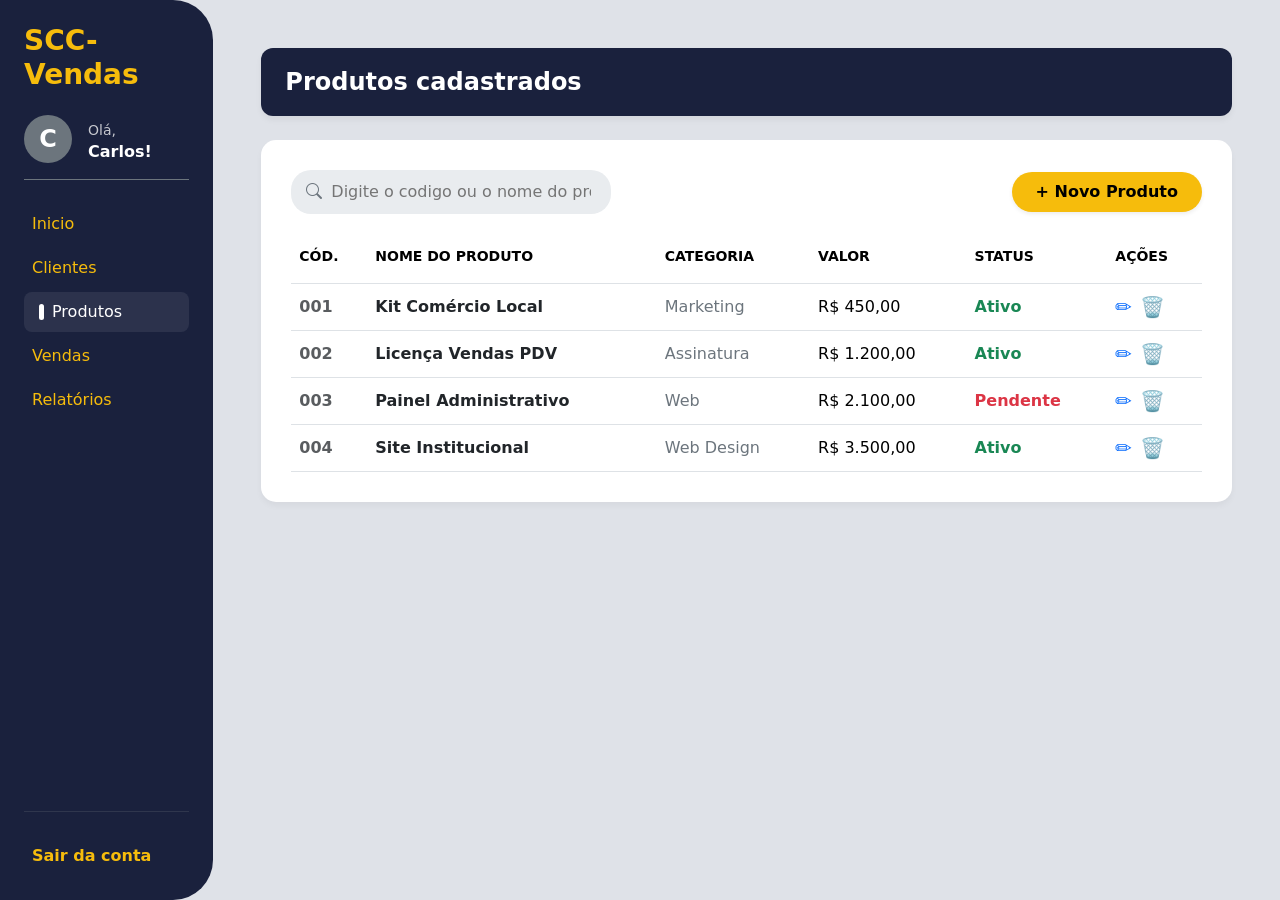
<file: produtos.html>
<!DOCTYPE html>
<html lang="pt-br">
<head>
  <meta charset="UTF-8">
  <meta name="viewport" content="width=device-width, initial-scale=1.0">
  <title>Produtos - SCC-Vendas</title>
  <link href="https://cdn.jsdelivr.net/npm/bootstrap@5.3.0/dist/css/bootstrap.min.css" rel="stylesheet">
  <link rel="stylesheet" href="https://cdn.jsdelivr.net/npm/bootstrap-icons@1.10.5/font/bootstrap-icons.css">
  <link rel="stylesheet" href="style.css">
  <style>
    .dashboard-sidebar { background-color: var(--azul-escuro); border-radius: 0 40px 40px 0; min-height: 100vh; }
    .dashboard-sidebar .nav-link { color: var(--amarelo) !important; transition: all 0.2s ease-in-out; border-radius: 8px; }
    .dashboard-sidebar .nav-link:hover, .dashboard-sidebar .nav-link.active-page { color: #ffffff !important; background-color: rgba(255, 255, 255, 0.08); padding-left: 15px !important; }
    .top-bar-title { background-color: var(--azul-escuro); color: white; border-radius: 12px; box-shadow: 0 4px 6px rgba(0,0,0,0.05); }
    .table-container { background-color: white; border-radius: 15px; padding: 30px; box-shadow: 0 4px 6px rgba(0,0,0,0.04); }
    .search-box { background-color: #E9ECEF; border: none; border-radius: 20px; padding: 10px 20px 10px 40px; width: 100%; max-width: 320px; }
    .search-wrapper { position: relative; }
    .search-wrapper i { position: absolute; left: 15px; top: 50%; transform: translateY(-50%); color: #6C757D; }
  </style>
</head>
<body style="background-color: var(--cinza-claro);">
  <div class="container-fluid min-vh-100 p-0">
    <div class="row min-vh-100 g-0">
      <div class="col-md-3 col-lg-2 d-flex flex-column p-4 dashboard-sidebar">
        <h3 class="fw-bold mb-4" style="color: var(--amarelo);">SCC-Vendas</h3>
        <div class="d-flex align-items-center mb-4 pb-3 border-bottom border-secondary">
          <div class="rounded-circle bg-secondary d-flex justify-content-center align-items-center text-white fw-bold fs-4 me-3" style="width: 48px; height: 48px;">C</div>
          <div><span class="text-white small opacity-75">Olá,</span><h6 class="text-white fw-bold mb-0">Carlos!</h6></div>
        </div>
        <ul class="nav flex-column mb-auto gap-1">
          <li class="nav-item"><a href="dashboard.html" class="nav-link p-2">Inicio</a></li>
          <li class="nav-item"><a href="clientes.html" class="nav-link p-2">Clientes</a></li>
          <li class="nav-item"><a href="produtos.html" class="nav-link active-page p-2 d-flex align-items-center"><span class="d-inline-block bg-white rounded-pill me-2" style="width: 5px; height: 16px;"></span> Produtos</a></li>
          <li class="nav-item"><a href="vendas.html" class="nav-link p-2">Vendas</a></li>
          <li class="nav-item"><a href="relatorios.html" class="nav-link p-2">Relatórios</a></li>
        </ul>
        <hr class="text-secondary my-4">
        <div><a href="index.html" class="nav-link fw-bold small p-2">Sair da conta</a></div>
      </div>
      <div class="col-md-9 col-lg-10 p-4 p-md-5">
        <div class="top-bar-title p-3 px-4 mb-4 fs-4 fw-bold">Produtos cadastrados</div>
        <div class="table-container position-relative">
          <div class="d-flex flex-column flex-md-row justify-content-between align-items-center mb-4 gap-3">
            <div class="search-wrapper w-100"><i class="bi bi-search"></i><input type="text" class="search-box" placeholder="Digite o codigo ou o nome do produto"></div>
            <a href="novo_produto.html" class="btn btn-warning fw-bold rounded-pill px-4 shadow-sm py-2 text-nowrap" style="background-color: var(--amarelo); border: none;">+ Novo Produto</a>
          </div>
          <div class="table-responsive">
            <table class="table align-middle mb-0">
              <thead><tr class="text-uppercase small text-muted border-bottom"><th class="pb-3">CÓD.</th><th class="pb-3">NOME DO PRODUTO</th><th class="pb-3">CATEGORIA</th><th class="pb-3">VALOR</th><th class="pb-3">STATUS</th><th class="pb-3">AÇÕES</th></tr></thead>
              <tbody>
                <tr><td class="text-muted fw-semibold">001</td><td class="fw-bold text-dark">Kit Comércio Local</td><td class="text-secondary">Marketing</td><td>R$ 450,00</td><td><span class="text-success fw-semibold">Ativo</span></td><td><a href="#" class="text-decoration-none me-2 fs-5">✏️</a><a href="#" class="text-decoration-none fs-5">🗑️</a></td></tr>
                <tr><td class="text-muted fw-semibold">002</td><td class="fw-bold text-dark">Licença Vendas PDV</td><td class="text-secondary">Assinatura</td><td>R$ 1.200,00</td><td><span class="text-success fw-semibold">Ativo</span></td><td><a href="#" class="text-decoration-none me-2 fs-5">✏️</a><a href="#" class="text-decoration-none fs-5">🗑️</a></td></tr>
                <tr><td class="text-muted fw-semibold">003</td><td class="fw-bold text-dark">Painel Administrativo</td><td class="text-secondary">Web</td><td>R$ 2.100,00</td><td><span class="text-danger fw-semibold">Pendente</span></td><td><a href="#" class="text-decoration-none me-2 fs-5">✏️</a><a href="#" class="text-decoration-none fs-5">🗑️</a></td></tr>
                <tr><td class="text-muted fw-semibold">004</td><td class="fw-bold text-dark">Site Institucional</td><td class="text-secondary">Web Design</td><td>R$ 3.500,00</td><td><span class="text-success fw-semibold">Ativo</span></td><td><a href="#" class="text-decoration-none me-2 fs-5">✏️</a><a href="#" class="text-decoration-none fs-5">🗑️</a></td></tr>
              </tbody>
            </table>
          </div>
        </div>
      </div>
    </div>
  </div>
</body>
</html>
</file>
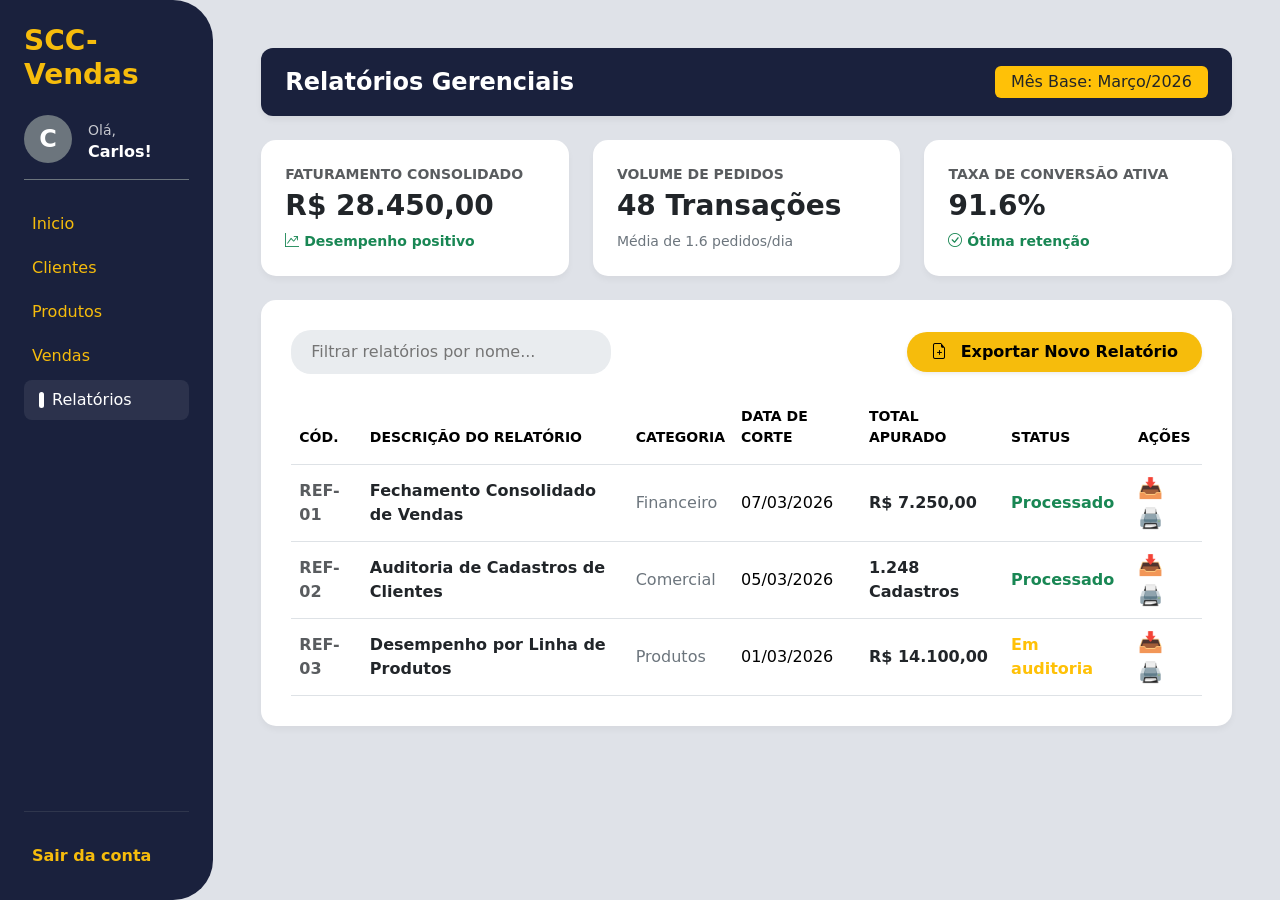
<file: relatorios.html>
<!DOCTYPE html>
<html lang="pt-br">
<head>
  <meta charset="UTF-8">
  <meta name="viewport" content="width=device-width, initial-scale=1.0">
  <title>Relatórios - SCC-Vendas</title>
  <link href="https://cdn.jsdelivr.net/npm/bootstrap@5.3.0/dist/css/bootstrap.min.css" rel="stylesheet">
  <link rel="stylesheet" href="https://cdn.jsdelivr.net/npm/bootstrap-icons@1.10.5/font/bootstrap-icons.css">
  <link rel="stylesheet" href="style.css">
  <style>
    .dashboard-sidebar { background-color: var(--azul-escuro); border-radius: 0 40px 40px 0; min-height: 100vh; }
    .dashboard-sidebar .nav-link { color: var(--amarelo) !important; transition: all 0.2s ease-in-out; border-radius: 8px; }
    .dashboard-sidebar .nav-link:hover, .dashboard-sidebar .nav-link.active-page { color: #ffffff !important; background-color: rgba(255, 255, 255, 0.08); padding-left: 15px !important; }
    .top-bar-title { background-color: var(--azul-escuro); color: white; border-radius: 12px; box-shadow: 0 4px 6px rgba(0,0,0,0.05); }
    .card-metric { border-radius: 15px; border: none; box-shadow: 0 4px 6px rgba(0,0,0,0.04); background-color: white; }
    .report-container { background-color: white; border-radius: 15px; padding: 30px; box-shadow: 0 4px 6px rgba(0,0,0,0.04); }
    .filter-box { background-color: #E9ECEF; border: none; border-radius: 20px; padding: 10px 20px; }
  </style>
</head>
<body style="background-color: var(--cinza-claro);">
  <div class="container-fluid min-vh-100 p-0">
    <div class="row min-vh-100 g-0">
      <div class="col-md-3 col-lg-2 d-flex flex-column p-4 dashboard-sidebar">
        <h3 class="fw-bold mb-4" style="color: var(--amarelo);">SCC-Vendas</h3>
        <div class="d-flex align-items-center mb-4 pb-3 border-bottom border-secondary">
          <div class="rounded-circle bg-secondary d-flex justify-content-center align-items-center text-white fw-bold fs-4 me-3" style="width: 48px; height: 48px;">C</div>
          <div><span class="text-white small opacity-75">Olá,</span><h6 class="text-white fw-bold mb-0">Carlos!</h6></div>
        </div>
        <ul class="nav flex-column mb-auto gap-1">
          <li class="nav-item"><a href="dashboard.html" class="nav-link p-2">Inicio</a></li>
          <li class="nav-item"><a href="clientes.html" class="nav-link p-2">Clientes</a></li>
          <li class="nav-item"><a href="produtos.html" class="nav-link p-2">Produtos</a></li>
          <li class="nav-item"><a href="vendas.html" class="nav-link p-2">Vendas</a></li>
          <li class="nav-item"><a href="relatorios.html" class="nav-link active-page p-2 d-flex align-items-center"><span class="d-inline-block bg-white rounded-pill me-2" style="width: 5px; height: 16px;"></span> Relatórios</a></li>
        </ul>
        <hr class="text-secondary my-4">
        <div><a href="index.html" class="nav-link fw-bold small p-2">Sair da conta</a></div>
      </div>
      <div class="col-md-9 col-lg-10 p-4 p-md-5">
        <div class="top-bar-title p-3 px-4 mb-4 fs-4 fw-bold d-flex justify-content-between align-items-center">
          <span>Relatórios Gerenciais</span>
          <span class="badge bg-warning text-dark fs-6 fw-normal px-3 py-2">Mês Base: Março/2026</span>
        </div>
        <div class="row g-4 mb-4">
          <div class="col-md-4"><div class="card card-metric p-4"><span class="text-muted mb-1 small text-uppercase fw-semibold">Faturamento Consolidado</span><h3 class="fw-bold text-dark mb-0">R$ 28.450,00</h3><small class="text-success mt-2 fw-semibold"><i class="bi bi-graph-up-arrow"></i> Desempenho positivo</small></div></div>
          <div class="col-md-4"><div class="card card-metric p-4"><span class="text-muted mb-1 small text-uppercase fw-semibold">Volume de Pedidos</span><h3 class="fw-bold text-dark mb-0">48 Transações</h3><small class="text-secondary mt-2">Média de 1.6 pedidos/dia</small></div></div>
          <div class="col-md-4"><div class="card card-metric p-4"><span class="text-muted mb-1 small text-uppercase fw-semibold">Taxa de Conversão Ativa</span><h3 class="fw-bold text-dark mb-0">91.6%</h3><small class="text-success mt-2 fw-semibold"><i class="bi bi-check-circle"></i> Ótima retenção</small></div></div>
        </div>
        <div class="report-container">
          <div class="d-flex flex-column flex-md-row justify-content-between align-items-center mb-4 gap-3">
            <div class="w-100"><input type="text" class="filter-box w-100" style="max-width: 320px;" placeholder="Filtrar relatórios por nome..."></div>
            <a href="#" class="btn btn-warning fw-bold rounded-pill px-4 shadow-sm py-2 text-nowrap" style="background-color: var(--amarelo); border: none;"><i class="bi bi-file-earmark-plus me-2"></i> Exportar Novo Relatório</a>
          </div>
          <div class="table-responsive">
            <table class="table align-middle mb-0">
              <thead><tr class="text-uppercase small text-muted border-bottom"><th class="pb-3">CÓD.</th><th class="pb-3">DESCRIÇÃO DO RELATÓRIO</th><th class="pb-3">CATEGORIA</th><th class="pb-3">DATA DE CORTE</th><th class="pb-3">TOTAL APURADO</th><th class="pb-3">STATUS</th><th class="pb-3">AÇÕES</th></tr></thead>
              <tbody>
                <tr><td class="text-muted fw-semibold">REF-01</td><td class="fw-bold text-dark">Fechamento Consolidado de Vendas</td><td class="text-secondary">Financeiro</td><td>07/03/2026</td><td class="fw-semibold text-dark">R$ 7.250,00</td><td><span class="text-success fw-semibold">Processado</span></td><td><a href="#" class="text-decoration-none me-2 fs-5" title="Baixar PDF">📥</a><a href="#" class="text-decoration-none fs-5" title="Imprimir Relatório">🖨️</a></td></tr>
                <tr><td class="text-muted fw-semibold">REF-02</td><td class="fw-bold text-dark">Auditoria de Cadastros de Clientes</td><td class="text-secondary">Comercial</td><td>05/03/2026</td><td class="fw-semibold text-dark">1.248 Cadastros</td><td><span class="text-success fw-semibold">Processado</span></td><td><a href="#" class="text-decoration-none me-2 fs-5" title="Baixar PDF">📥</a><a href="#" class="text-decoration-none fs-5" title="Imprimir Relatório">🖨️</a></td></tr>
                <tr><td class="text-muted fw-semibold">REF-03</td><td class="fw-bold text-dark">Desempenho por Linha de Produtos</td><td class="text-secondary">Produtos</td><td>01/03/2026</td><td class="fw-semibold text-dark">R$ 14.100,00</td><td><span class="text-warning fw-semibold">Em auditoria</span></td><td><a href="#" class="text-decoration-none me-2 fs-5" title="Baixar PDF">📥</a><a href="#" class="text-decoration-none fs-5" title="Imprimir Relatório">🖨️</a></td></tr>
              </tbody>
            </table>
          </div>
        </div>
      </div>
    </div>
  </div>
</body>
</html>
</file>
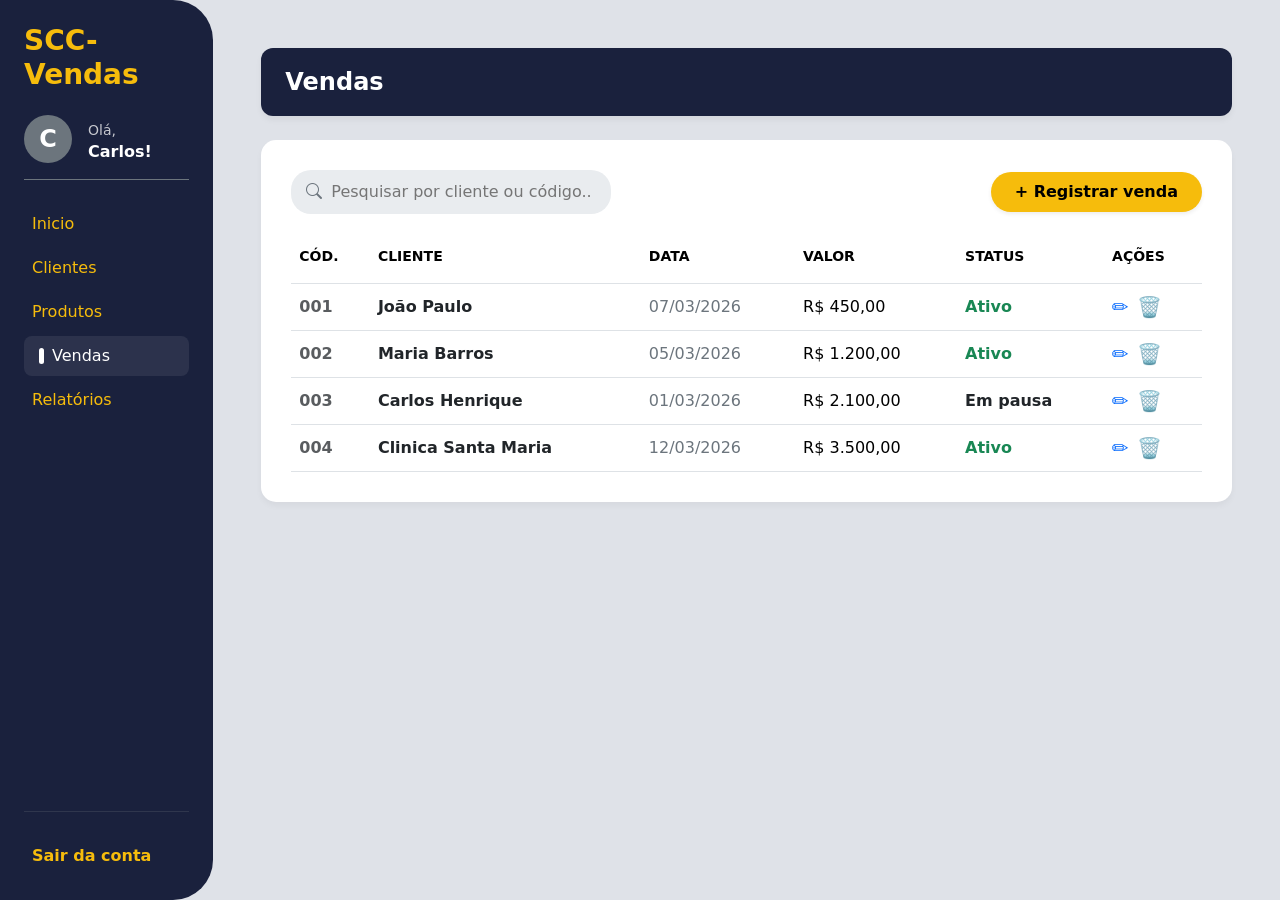
<file: vendas.html>
<!DOCTYPE html>
<html lang="pt-br">
<head>
  <meta charset="UTF-8">
  <meta name="viewport" content="width=device-width, initial-scale=1.0">
  <title>Vendas - SCC-Vendas</title>
  <link href="https://cdn.jsdelivr.net/npm/bootstrap@5.3.0/dist/css/bootstrap.min.css" rel="stylesheet">
  <link rel="stylesheet" href="https://cdn.jsdelivr.net/npm/bootstrap-icons@1.10.5/font/bootstrap-icons.css">
  <link rel="stylesheet" href="style.css">
  <style>
    .dashboard-sidebar { background-color: var(--azul-escuro); border-radius: 0 40px 40px 0; min-height: 100vh; }
    .dashboard-sidebar .nav-link { color: var(--amarelo) !important; transition: all 0.2s ease-in-out; border-radius: 8px; }
    .dashboard-sidebar .nav-link:hover, .dashboard-sidebar .nav-link.active-page { color: #ffffff !important; background-color: rgba(255, 255, 255, 0.08); padding-left: 15px !important; }
    .top-bar-title { background-color: var(--azul-escuro); color: white; border-radius: 12px; box-shadow: 0 4px 6px rgba(0,0,0,0.05); }
    .table-container { background-color: white; border-radius: 15px; padding: 30px; box-shadow: 0 4px 6px rgba(0,0,0,0.04); }
    .search-box { background-color: #E9ECEF; border: none; border-radius: 20px; padding: 10px 20px 10px 40px; width: 100%; max-width: 320px; }
    .search-wrapper { position: relative; }
    .search-wrapper i { position: absolute; left: 15px; top: 50%; transform: translateY(-50%); color: #6C757D; }
  </style>
</head>
<body style="background-color: var(--cinza-claro);">
  <div class="container-fluid min-vh-100 p-0">
    <div class="row min-vh-100 g-0">
      <div class="col-md-3 col-lg-2 d-flex flex-column p-4 dashboard-sidebar">
        <h3 class="fw-bold mb-4" style="color: var(--amarelo);">SCC-Vendas</h3>
        <div class="d-flex align-items-center mb-4 pb-3 border-bottom border-secondary">
          <div class="rounded-circle bg-secondary d-flex justify-content-center align-items-center text-white fw-bold fs-4 me-3" style="width: 48px; height: 48px;">C</div>
          <div><span class="text-white small opacity-75">Olá,</span><h6 class="text-white fw-bold mb-0">Carlos!</h6></div>
        </div>
        <ul class="nav flex-column mb-auto gap-1">
          <li class="nav-item"><a href="dashboard.html" class="nav-link p-2">Inicio</a></li>
          <li class="nav-item"><a href="clientes.html" class="nav-link p-2">Clientes</a></li>
          <li class="nav-item"><a href="produtos.html" class="nav-link p-2">Produtos</a></li>
          <li class="nav-item"><a href="vendas.html" class="nav-link active-page p-2 d-flex align-items-center"><span class="d-inline-block bg-white rounded-pill me-2" style="width: 5px; height: 16px;"></span> Vendas</a></li>
          <li class="nav-item"><a href="relatorios.html" class="nav-link p-2">Relatórios</a></li>
        </ul>
        <hr class="text-secondary my-4">
        <div><a href="index.html" class="nav-link fw-bold small p-2">Sair da conta</a></div>
      </div>
      <div class="col-md-9 col-lg-10 p-4 p-md-5">
        <div class="top-bar-title p-3 px-4 mb-4 fs-4 fw-bold">Vendas</div>
        <div class="table-container position-relative">
          <div class="d-flex flex-column flex-md-row justify-content-between align-items-center mb-4 gap-3">
            <div class="search-wrapper w-100"><i class="bi bi-search"></i><input type="text" class="search-box" placeholder="Pesquisar por cliente ou código..."></div>
            <a href="nova_venda.html" class="btn btn-warning fw-bold rounded-pill px-4 shadow-sm py-2 text-nowrap" style="background-color: var(--amarelo); border: none;">+ Registrar venda</a>
          </div>
          <div class="table-responsive">
            <table class="table align-middle mb-0">
              <thead><tr class="text-uppercase small text-muted border-bottom"><th class="pb-3">CÓD.</th><th class="pb-3">CLIENTE</th><th class="pb-3">DATA</th><th class="pb-3">VALOR</th><th class="pb-3">STATUS</th><th class="pb-3">AÇÕES</th></tr></thead>
              <tbody>
                <tr><td class="text-muted fw-semibold">001</td><td class="fw-bold text-dark">João Paulo</td><td class="text-secondary">07/03/2026</td><td>R$ 450,00</td><td><span class="text-success fw-semibold">Ativo</span></td><td><a href="#" class="text-decoration-none me-2 fs-5">✏️</a><a href="#" class="text-decoration-none fs-5">🗑️</a></td></tr>
                <tr><td class="text-muted fw-semibold">002</td><td class="fw-bold text-dark">Maria Barros</td><td class="text-secondary">05/03/2026</td><td>R$ 1.200,00</td><td><span class="text-success fw-semibold">Ativo</span></td><td><a href="#" class="text-decoration-none me-2 fs-5">✏️</a><a href="#" class="text-decoration-none fs-5">🗑️</a></td></tr>
                <tr><td class="text-muted fw-semibold">003</td><td class="fw-bold text-dark">Carlos Henrique</td><td class="text-secondary">01/03/2026</td><td>R$ 2.100,00</td><td><span class="text-warning fw-semibold text-dark">Em pausa</span></td><td><a href="#" class="text-decoration-none me-2 fs-5">✏️</a><a href="#" class="text-decoration-none fs-5">🗑️</a></td></tr>
                <tr><td class="text-muted fw-semibold">004</td><td class="fw-bold text-dark">Clinica Santa Maria</td><td class="text-secondary">12/03/2026</td><td>R$ 3.500,00</td><td><span class="text-success fw-semibold">Ativo</span></td><td><a href="#" class="text-decoration-none me-2 fs-5">✏️</a><a href="#" class="text-decoration-none fs-5">🗑️</a></td></tr>
              </tbody>
            </table>
          </div>
        </div>
      </div>
    </div>
  </div>
</body>
</html>
</file>
<file: style.css>
:root {
  --azul-escuro: #1A213D; 
  --amarelo: #F6BC0C; 
  --cinza-claro: #DFE2E8; 
}


html, body {
  min-height: 100vh;
  margin: 0;
  background-color: var(--cinza-claro);
  overflow-x: hidden;
}


.container-fluid {
  min-height: 100vh;
  display: flex;
  flex-direction: column;
}


.row {
  display: flex !important;
  flex-wrap: nowrap !important;
  flex: 1;
}


.col-md-6:first-child, .left-column {
  flex: 0 0 50% !important;
  max-width: 50% !important;
  background-color: var(--cinza-claro);
  color: var(--azul-escuro);
  display: flex;
  flex-direction: column;
  justify-content: center;
  align-items: center;
}


.col-md-6:last-child, .right-column {
  flex: 0 0 50% !important;
  max-width: 50% !important;
  background-color: var(--azul-escuro);
  color: white; 
  border-radius: 40px 0 0 40px; 
  display: flex;
  flex-direction: column;
  justify-content: center;
}


.custom-input {
  border-radius: 10px;
  border: none;
  background-color: #F8F9FA;
}


.custom-btn {
  border-radius: 10px;
  background-color: var(--amarelo);
  border: none;
  color: var(--azul-escuro);
  font-weight: bold;
}


.main-title {
  color: var(--amarelo);
}


.subtitle {
  color: rgba(255, 255, 255, 0.7) !important;
}


.right-column .btn-primary.active {
  background-color: var(--amarelo);
  color: var(--azul-escuro);
  font-weight: bold;
  border: none;
}
.right-column .btn-secondary {
  background-color: white;
  color: var(--azul-escuro);
  border: 1px solid #ced4da;
  font-weight: bold;
}


.illustration-placeholder {
  width: 100%;
  max-width: 400px;
  height: 300px;
  background-color: rgba(26, 33, 61, 0.1);
  display: flex;
  justify-content: center;
  align-items: center;
  border-radius: 15px;
}
</file>
